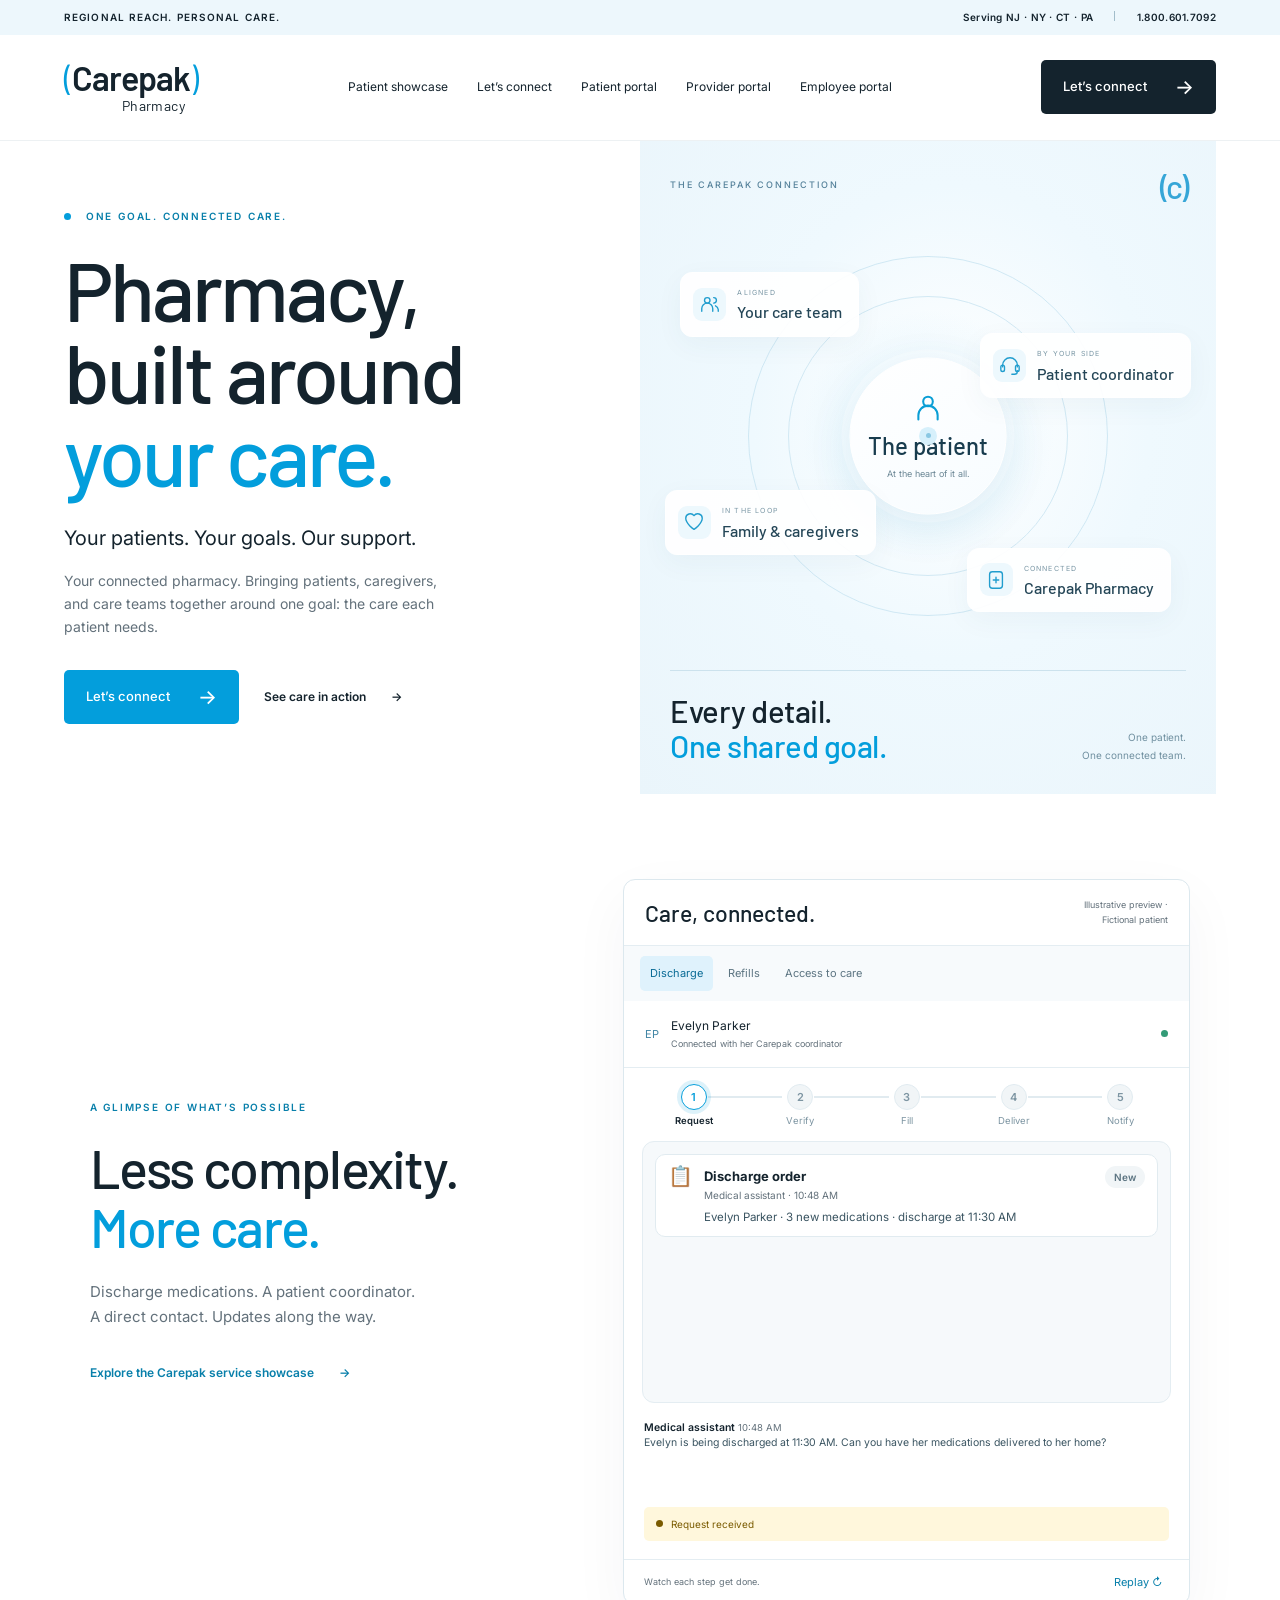
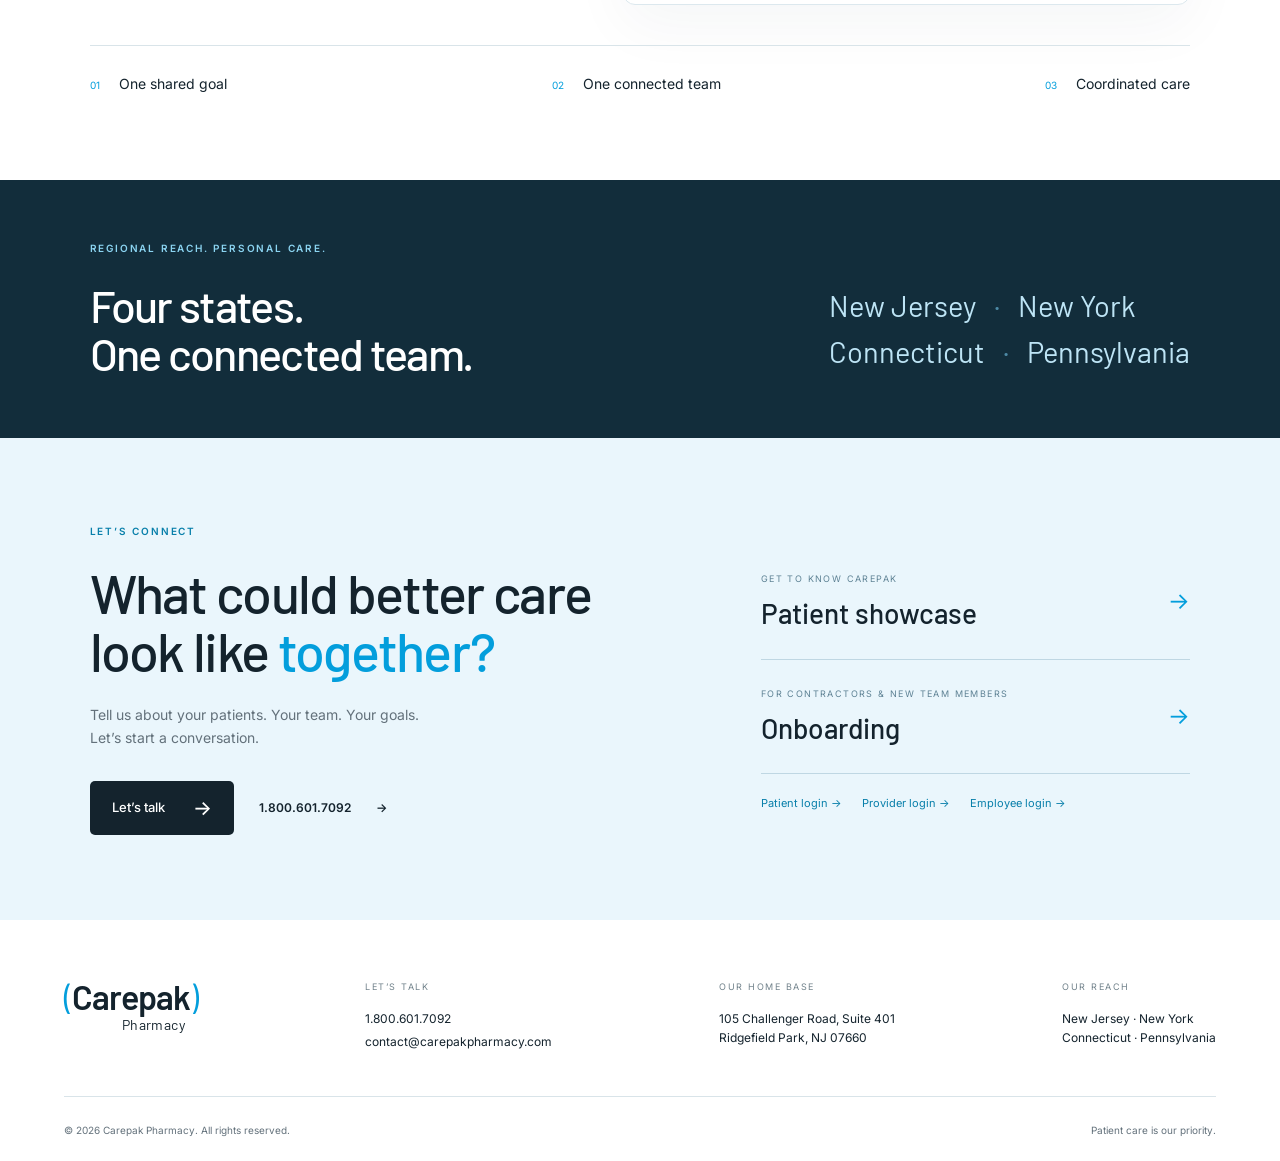
<file: index.html>
<!doctype html><html lang="en"><head><meta charset="utf-8"><meta name="viewport" content="width=device-width,initial-scale=1"><title>Carepak Pharmacy | Care, connected.</title><meta name="description" content="Coordinated pharmacy care for patients and care teams across New Jersey, New York, Connecticut and Pennsylvania."><link rel="preconnect" href="https://fonts.googleapis.com"><link href="https://fonts.googleapis.com/css2?family=Barlow:wght@400;500;600;700&family=Inter:wght@400;500;600;700&display=swap" rel="stylesheet"><link rel="stylesheet" href="style.css?v=8"></head><body>
<div class="territory"><span>REGIONAL REACH. PERSONAL CARE.</span><span>Serving NJ · NY · CT · PA <i></i> <a href="tel:18006017092">1.800.601.7092</a></span></div>
<header><a class="logo" href="#" aria-label="Carepak Pharmacy home"><span><b>(</b>Carepak<b>)</b></span><small>Pharmacy</small></a><nav aria-label="Main navigation"><a href="https://start.carepakpharmacy.com/letsconnect/">Patient showcase</a><a href="#connect-section">Let’s connect</a><button class="nav-portal" data-portal="patient">Patient portal</button><button class="nav-portal" data-portal="provider">Provider portal</button><button class="nav-portal" data-portal="employee">Employee portal</button></nav><a class="btn dark" href="#connect-section">Let’s connect <span>→</span></a><button class="mobile-menu" aria-label="Open navigation" aria-expanded="false">☰</button></header>
<main><section class="hero"><div class="hero-copy"><p class="eyebrow"><span class="dot"></span> ONE GOAL. CONNECTED CARE.</p><h1>Pharmacy,<br>built around<br><em>your care.</em></h1><p class="hero-lead">Your patients. Your goals. Our support.</p><p class="sub">Your connected pharmacy. Bringing patients, caregivers, and care teams together around one goal: the care each patient needs.</p><div class="actions"><a class="btn blue" href="#connect-section">Let’s connect <span>→</span></a><a class="text-link" href="https://start.carepakpharmacy.com/letsconnect/">See care in action <span>→</span></a></div></div><div class="hero-art care-orbit-art"><div class="orbit-topline"><span class="orbit-kicker">THE CAREPAK CONNECTION</span><span class="orbit-mini-mark">(c)</span></div><div class="orbit-scene" role="img" aria-label="The patient at the center, connected to their care team, patient coordinator, family and caregivers, and Carepak Pharmacy"><div class="orbit-halo"></div><div class="orbit-track outer-track"></div><div class="orbit-track inner-track"></div><span class="orbit-spark spark-one"></span><span class="orbit-spark spark-two"></span><div class="patient-core"><div class="patient-icon"><svg viewBox="0 0 24 24" fill="none" stroke="currentColor" stroke-width="1.5" stroke-linecap="round" stroke-linejoin="round" aria-hidden="true"><circle cx="12" cy="8" r="3.5"/><path d="M5 21v-3a7 7 0 0 1 14 0v3"/></svg></div><span>The patient</span><small>At the heart of it all.</small></div><div class="orbit-label label-team"><span class="orbit-icon"><svg viewBox="0 0 24 24" fill="none" stroke="currentColor" stroke-width="1.5" stroke-linecap="round" stroke-linejoin="round" aria-hidden="true"><circle cx="9" cy="8" r="3"/><path d="M3 20v-3a6 6 0 0 1 12 0v3M16 5a3 3 0 0 1 0 6m2 3a5 5 0 0 1 3 4v2"/></svg></span><div><small>ALIGNED</small><strong>Your care team</strong></div></div><div class="orbit-label label-coordinator"><span class="orbit-icon"><svg viewBox="0 0 24 24" fill="none" stroke="currentColor" stroke-width="1.5" stroke-linecap="round" stroke-linejoin="round" aria-hidden="true"><path d="M4 13v-2a8 8 0 0 1 16 0v2M20 17v1a3 3 0 0 1-3 3h-3"/><rect x="2" y="11" width="4" height="7" rx="2"/><rect x="18" y="11" width="4" height="7" rx="2"/></svg></span><div><small>BY YOUR SIDE</small><strong>Patient coordinator</strong></div></div><div class="orbit-label label-family"><span class="orbit-icon"><svg viewBox="0 0 24 24" fill="none" stroke="currentColor" stroke-width="1.5" stroke-linecap="round" stroke-linejoin="round" aria-hidden="true"><path d="M12 20S3 14 3 8a5 5 0 0 1 9-3 5 5 0 0 1 9 3c0 6-9 12-9 12Z"/></svg></span><div><small>IN THE LOOP</small><strong>Family & caregivers</strong></div></div><div class="orbit-label label-pharmacy"><span class="orbit-icon"><svg viewBox="0 0 24 24" fill="none" stroke="currentColor" stroke-width="1.5" stroke-linecap="round" stroke-linejoin="round" aria-hidden="true"><rect x="5" y="3" width="14" height="18" rx="3"/><path d="M9 12h6m-3-3v6"/></svg></span><div><small>CONNECTED</small><strong>Carepak Pharmacy</strong></div></div></div><div class="orbit-footline"><p>Every detail.<br><em>One shared goal.</em></p><span>One patient.<br>One connected team.</span></div></div></section>
<section class="teaser" id="showcase"><div class="teaser-heading"><p class="eyebrow">A GLIMPSE OF WHAT’S POSSIBLE</p><h2>Less complexity.<br><em>More care.</em></h2><p>Discharge medications. A patient coordinator.<br>A direct contact. Updates along the way.</p><a class="text-link" href="https://start.carepakpharmacy.com/letsconnect/">Explore the Carepak service showcase <span>→</span></a></div><div class="care-chat" aria-label="Illustrative care coordination workflow"><div class="chat-brand"><strong>Care, connected.</strong><small>Illustrative preview · Fictional patient</small></div><div class="chat-scenarios" role="tablist" aria-label="Care coordination examples"><button role="tab" aria-selected="true" id="scenario-0" aria-controls="chat-demo" data-scenario="0">Discharge</button><button role="tab" aria-selected="false" id="scenario-1" aria-controls="chat-demo" data-scenario="1">Refills</button><button role="tab" aria-selected="false" id="scenario-2" aria-controls="chat-demo" data-scenario="2">Access to care</button></div><div class="chat-patient">EP <span>Evelyn Parker<small>Connected with her Carepak coordinator</small></span><span class="chat-dot"></span></div><div id="chat-demo" role="tabpanel" aria-labelledby="scenario-0"><div class="flow"><ol class="flow-rail" aria-label="Workflow steps"></ol><div class="flow-stage"><div class="flow-req"></div><div class="flow-work"></div></div><div class="flow-cursor" aria-hidden="true"><svg viewBox="0 0 24 24"><path d="M5 3l14 8-6.2 1.6L9.6 19z" fill="#0d1117" stroke="#fff" stroke-width="1.4" stroke-linejoin="round"/></svg><i></i></div></div><ul class="flow-log" aria-live="polite"></ul><div class="care-status" role="status">Request received</div></div><div class="chat-controls"><span>Watch each step get done.</span><button type="button" id="replay-chat">Replay ↻</button></div></div><div class="teaser-principles"><span><small>01</small> One shared goal</span><span><small>02</small> One connected team</span><span><small>03</small> Coordinated care</span></div></section>
<section class="regional"><p class="eyebrow">REGIONAL REACH. PERSONAL CARE.</p><div><h2>Four states.<br>One connected team.</h2><p>New Jersey <span>·</span> New York<br>Connecticut <span>·</span> Pennsylvania</p></div></section>
<section class="connect-section" id="connect-section"><div><p class="eyebrow">LET’S CONNECT</p><h2>What could better care <br>look like <em>together?</em></h2><p>Tell us about your patients. Your team. Your goals.<br>Let’s start a conversation.</p><div class="actions"><a class="btn dark" href="https://start.carepakpharmacy.com/letsconnect/">Let’s talk <span>→</span></a><a class="text-link" href="tel:18006017092">1.800.601.7092 <span>→</span></a></div></div><div class="next-steps"><a href="https://start.carepakpharmacy.com/letsconnect/"><span><small>GET TO KNOW CAREPAK</small><strong>Patient showcase</strong></span><b>→</b></a><a href="https://carepak-onboarding.onrender.com/contractor"><span><small>FOR CONTRACTORS &amp; NEW TEAM MEMBERS</small><strong>Onboarding</strong></span><b>→</b></a><div class="portal-shortcuts"><button data-portal="patient">Patient login →</button><button data-portal="provider">Provider login →</button><button data-portal="employee">Employee login →</button></div></div></section></main>
<footer><div class="footer-main"><a class="logo" href="#"><span><b>(</b>Carepak<b>)</b></span><small>Pharmacy</small></a><div><span class="foot-label">LET’S TALK</span><a href="tel:18006017092">1.800.601.7092</a><a href="mailto:contact@carepakpharmacy.com">contact@carepakpharmacy.com</a></div><div><span class="foot-label">OUR HOME BASE</span><p>105 Challenger Road, Suite 401<br>Ridgefield Park, NJ 07660</p></div><div><span class="foot-label">OUR REACH</span><p>New Jersey · New York<br>Connecticut · Pennsylvania</p></div></div><div class="footer-bottom"><span>© 2026 Carepak Pharmacy. All rights reserved.</span><span>Patient care is our priority.</span></div></footer>
<dialog id="portal-dialog" aria-labelledby="portal-title"><button class="close" id="portal-close" aria-label="Close portal">×</button><p class="eyebrow">CAREPAK PORTAL</p><h2 id="portal-title">Provider login</h2><div id="portal-body"></div></dialog><script src="app.js?v=7"></script></body></html>
</file>
<file: style.css>
:root{--blue:#039edc;--deep:#087faa;--ink:#14232d;--muted:#63717b;--wash:#eaf6fc;--line:#d9e4e9}*{box-sizing:border-box}html{scroll-behavior:smooth;scroll-padding-top:100px}body{margin:0;color:var(--ink);background:#fff;font:15px/1.65 Inter,Arial,sans-serif}button,a{-webkit-tap-highlight-color:transparent}button{font:inherit;cursor:pointer}a{color:inherit;text-decoration:none}button:focus-visible,a:focus-visible,summary:focus-visible{outline:3px solid var(--blue);outline-offset:5px}h1,h2,h3,p{margin:0}h1,h2,h3,.logo{font-family:Barlow,Arial,sans-serif}h2{font-size:clamp(36px,4.3vw,62px);font-weight:500;line-height:1.08;letter-spacing:-1.7px}h3{font-size:27px;font-weight:500;line-height:1.2}em{font-style:normal;color:var(--blue)}.territory{background:#edf7fc;padding:9px 5%;display:flex;justify-content:space-between;font-size:10px;font-weight:600;letter-spacing:1.1px}.territory span:last-child{letter-spacing:.3px}.territory i{display:inline-block;height:10px;border-left:1px solid #a2bdca;margin:0 18px}header{height:106px;display:flex;align-items:center;justify-content:space-between;padding:0 5%;background:#fff;gap:30px;border-bottom:1px solid #edf1f3}.logo{display:inline-flex;flex-direction:column;line-height:1;white-space:nowrap}.logo>span{font-size:34px;font-weight:600;letter-spacing:-1px}.logo b{color:var(--blue);font-weight:400}.logo small{text-align:right;font-size:14px;letter-spacing:.4px;padding:4px 13px 0 0}nav{display:flex;gap:29px;font-size:12px}nav a:hover{color:var(--blue)}.btn{border:0;border-radius:5px;padding:16px 22px;display:inline-flex;align-items:center;justify-content:space-between;gap:28px;font-weight:500;font-size:13px;transition:transform .2s,background .2s}.btn:hover{transform:translateY(-2px)}.dark{background:var(--ink);color:white}.blue{background:var(--blue);color:#fff}.btn span{font-size:20px;line-height:1}.mobile-menu{display:none}.hero{display:grid;grid-template-columns:1fr 1fr;min-height:640px;padding:0 5%;overflow:hidden}.hero-copy{padding:67px 20px 70px 0}.eyebrow{font-size:10px;letter-spacing:1.8px;font-weight:600;color:var(--deep);margin-bottom:24px}.dot{width:7px;height:7px;border-radius:50%;background:var(--blue);display:inline-block;margin-right:10px}h1{font-size:clamp(64px,6.5vw,96px);line-height:.99;letter-spacing:-3px;font-weight:500}.hero-lead{font-size:20px;margin-top:27px}.sub{color:var(--muted);max-width:375px;margin-top:14px;font-size:14px}.actions{display:flex;align-items:center;gap:25px;margin-top:32px}.text-link{font-size:12px;font-weight:600;display:inline-flex;gap:25px;align-items:center}.text-link:hover{color:var(--blue)}.hero-art{position:relative;background:#eff8fd;min-width:0;display:flex;align-items:center;justify-content:center;isolation:isolate}.hero-art img{position:relative;width:88%;max-height:470px;object-fit:contain;mix-blend-mode:multiply;z-index:1}.orbit{position:absolute;border:1px solid #a8d8ef;border-radius:50%;width:630px;height:630px;top:85px;left:50px;z-index:-1}.orbit:after{content:'';position:absolute;inset:30px;border:1px solid #c5e8f8;border-radius:50%}.art-top{position:absolute;top:29px;left:28px;right:28px;display:flex;justify-content:space-between;font-size:9px;letter-spacing:1px;color:#5a7788}.art-caption{position:absolute;z-index:2;bottom:33px;left:32px;right:32px;background:#ffffffed;padding:21px;display:flex;gap:17px;border:1px solid #fff;box-shadow:0 12px 30px #18374508;border-radius:7px}.art-caption strong{font:500 24px/1.1 Barlow,sans-serif}.art-caption p{font-size:10px;color:var(--muted);margin-top:8px}.circle-check{border:1px solid #97cde7;color:var(--blue);border-radius:50%;width:32px;height:32px;display:grid;place-items:center}.vertical{position:absolute;right:11px;top:33%;writing-mode:vertical-rl;font-size:8px;letter-spacing:2px;color:#7594a4}.intro,.services,.partners,.coverage,.faq{padding:88px 7%}.intro{border-top:1px solid var(--line)}.intro>div:not(.principles){display:grid;grid-template-columns:1.2fr 1fr;gap:70px;align-items:center}.intro p:not(.eyebrow){color:var(--muted);font-size:16px;max-width:430px}.principles{display:flex;justify-content:space-between;margin-top:55px;border-top:1px solid var(--line);padding-top:25px;font-size:14px}.principles b{font-size:11px;color:var(--blue);font-weight:500;margin-right:19px}.services{background:#f6f9fa}.section-heading{display:flex;justify-content:space-between;align-items:flex-end;margin-bottom:45px}.section-heading>p{color:var(--muted);font-size:13px}.service-layout{display:grid;grid-template-columns:.9fr 1.3fr;gap:55px}.service-tabs{display:flex;flex-direction:column}.service-tabs button{background:transparent;border:0;border-bottom:1px solid var(--line);text-align:left;display:flex;align-items:center;gap:15px;padding:25px 10px;font-size:14px;color:#62727b}.service-tabs button span{font-size:10px}.service-tabs button b{margin-left:auto;font-weight:400}.service-tabs button[aria-selected=true]{color:var(--deep);border-bottom:2px solid var(--blue);background:#eaf5fa}.service-tabs button[aria-selected=true] b{color:var(--blue)}#service-panel{background:white;min-height:410px;border-radius:8px;overflow:hidden;display:grid;grid-template-columns:1fr 1fr;align-items:center}#service-panel .service-copy{padding:30px}#service-panel p{font-size:12px;color:var(--muted);margin-top:16px}#service-panel img{width:100%;height:290px;object-fit:contain;mix-blend-mode:multiply}#service-panel .text-link{margin-top:25px;color:var(--deep)}.service-visual{background:#edf7fc;height:100%;display:flex;align-items:center;justify-content:center;padding:14px}.visual-symbol{font:500 90px Barlow;color:var(--blue)}.partners{display:grid;grid-template-columns:1fr 1fr;gap:110px}.partners>div>p:not(.eyebrow){color:var(--muted);font-size:14px;margin:25px 0;max-width:410px}.workflow article{display:flex;gap:25px;padding:25px 0;border-bottom:1px solid var(--line)}.workflow article>span{font-size:11px;color:var(--blue);padding-top:6px}.workflow p{color:var(--muted);font-size:13px;margin-top:10px}.coverage{display:grid;grid-template-columns:1fr 1fr;gap:85px;background:#122d3b;color:white}.coverage .eyebrow{color:#7acced}.coverage p:not(.eyebrow){color:#b8cbd5;font-size:14px;max-width:390px;margin:25px 0}.coverage .text-link{color:#91d6f2}.coverage small{display:block;font-size:10px;color:#a4bbc7;margin-top:26px}.states{display:grid;grid-template-columns:1fr 1fr;border-top:1px solid #38505d;border-left:1px solid #38505d}.states>div{position:relative;padding:30px;border-right:1px solid #38505d;border-bottom:1px solid #38505d;display:flex;flex-direction:column;justify-content:center}.states strong{font:400 78px/1 Barlow;color:#a7def5}.states span{font-size:12px;margin-top:14px}.states small{position:absolute;right:18px;top:14px;margin:0;font-size:9px}.language{padding:35px 7%;display:flex;justify-content:space-between;align-items:center;border-bottom:1px solid var(--line)}.language p{font-size:13px}.language>div{display:flex;gap:35px;color:var(--muted);font-size:14px}.faq{display:grid;grid-template-columns:1fr 1.2fr;gap:70px}.faq h2{font-size:45px}details{border-bottom:1px solid var(--line);padding:22px 0}summary{font-size:14px;cursor:pointer;list-style:none;display:flex;justify-content:space-between;gap:25px}summary::-webkit-details-marker{display:none}summary span{color:var(--blue);font-size:20px;line-height:1}details[open] summary span{transform:rotate(45deg)}details p{font-size:13px;color:var(--muted);padding-top:20px}.closing{background:#e8f5fc;padding:70px 7%;position:relative;overflow:hidden}.closing h2{font-size:68px;position:relative;z-index:1}.closing h2 span{color:var(--blue)}.closing .btn{margin-top:30px}.closing:after{content:'';width:560px;height:560px;border:50px solid #d7edf8;border-radius:50%;position:absolute;right:-160px;top:-90px;pointer-events:none}footer{padding:60px 5% 22px}.footer-main{display:flex;justify-content:space-between;gap:30px;align-items:flex-start}.foot-label{display:block;color:#71828b;font-size:9px;letter-spacing:1.5px;margin-bottom:14px}.footer-main p,.footer-main div>a{font-size:12px;display:block;margin:4px 0}.footer-bottom{display:flex;justify-content:space-between;padding-top:25px;margin-top:40px;border-top:1px solid var(--line);font-size:10px;color:var(--muted)}dialog{border:0;border-radius:15px;padding:48px;max-width:560px;width:calc(100% - 32px);color:var(--ink);box-shadow:0 25px 100px #102b3c44}dialog::backdrop{background:#122d3b88;backdrop-filter:blur(5px)}dialog h2{font-size:38px;margin-bottom:25px}.close{position:absolute;top:10px;right:17px;background:none;border:0;font-size:28px;color:var(--muted)}.progress{height:3px;background:#e7edf1;margin:0 0 25px}.progress span{display:block;width:33%;height:100%;background:var(--blue)}.choice{display:block;width:100%;padding:20px;background:white;text-align:left;border:1px solid var(--line);border-radius:7px;margin-top:12px}.choice:hover{border-color:var(--blue);background:var(--wash)}.choice strong{display:block;font-size:17px}.choice small{color:var(--muted)}.dialog-note{font-size:13px;color:var(--muted);margin:15px 0 25px}.back{border:0;background:none;color:var(--deep);padding:15px 0 0;font-size:12px}.contact-options{display:flex;gap:10px;flex-wrap:wrap}.preview-note{font-size:11px;color:var(--muted);margin-top:20px}@media(min-width:1600px){body{max-width:1600px;margin:auto}}@media(max-width:1050px){nav{gap:15px}header>.btn{display:none}.hero{min-height:600px}h1{font-size:76px}.hero-art img{width:100%}.service-layout{gap:25px}#service-panel{grid-template-columns:1fr}.service-visual{height:200px}#service-panel img{height:190px}.partners,.coverage{gap:45px}.actions{gap:15px}.actions .text-link{font-size:10px}.art-caption{left:20px;right:20px}.art-caption strong{font-size:21px}}@media(max-width:700px){.territory{font-size:8px;padding:8px 6%}.territory>span:first-child{display:none}.territory>span:last-child{width:100%;display:flex;justify-content:space-between}.territory i{display:none}header{height:85px;padding:0 6%}.logo>span{font-size:31px}.mobile-menu{display:block;background:none;border:0;font-size:24px}nav{display:none;position:absolute;top:113px;left:0;right:0;z-index:9;background:#fff;padding:25px;box-shadow:0 15px 20px #14232d11;flex-direction:column}nav.open{display:flex}.hero{grid-template-columns:1fr;padding:0}.hero-copy{padding:45px 7%}h1{font-size:68px}.hero-lead{font-size:18px}.hero-art{height:440px;margin:0 6% 30px}.hero-art img{max-height:340px;width:80%;margin-top:-35px}.art-caption{bottom:18px}.orbit{width:500px;height:500px;top:40px}.intro,.services,.partners,.coverage,.faq{padding:55px 7%}.intro>div:not(.principles),.service-layout,.partners,.coverage,.faq{grid-template-columns:1fr;gap:28px}.intro p:not(.eyebrow){font-size:14px}.principles{gap:16px;font-size:11px;margin-top:30px;flex-direction:column}.section-heading{display:block;margin-bottom:25px}.section-heading>p{margin-top:20px}.service-tabs button{padding:17px 12px}.service-visual{height:240px}#service-panel img{height:225px}#service-panel{min-height:0}.partners .workflow{margin-top:10px}.states>div{padding:28px}.states strong{font-size:65px}.language{align-items:flex-start;gap:20px;flex-direction:column}.language>div{gap:22px;font-size:12px}.faq h2{font-size:39px}.closing{padding:50px 7%}.closing h2{font-size:46px}.closing:after{right:-350px}.footer-main{display:grid;grid-template-columns:1fr 1fr;gap:30px 15px}.footer-main div>a{overflow-wrap:anywhere}.footer-bottom{gap:20px;font-size:9px}dialog{padding:38px 25px}dialog h2{font-size:32px}}@media(prefers-reduced-motion:reduce){html{scroll-behavior:auto}*{transition:none!important}}
.teaser{padding:85px 7%;display:grid;grid-template-columns:1fr 1fr;gap:40px 70px;align-items:center}.teaser-heading>p:not(.eyebrow){color:var(--muted);margin:24px 0;font-size:15px}.teaser-heading .text-link{color:var(--deep);margin-top:10px}.showcase-preview{display:block;background:#f2f7fa;border:1px solid #e3edf3;border-radius:8px;padding:24px;transition:transform .2s,box-shadow .2s}.showcase-preview:hover{transform:translateY(-4px);box-shadow:0 20px 40px #12324510}.preview-label{display:flex;justify-content:space-between;font-size:9px;letter-spacing:1.5px;color:#597787}.showcase-preview img{width:100%;height:230px;object-fit:contain;mix-blend-mode:multiply}.preview-bottom{display:flex;justify-content:space-between;align-items:center}.preview-play{width:40px;height:40px;background:var(--blue);color:white;display:grid;place-items:center;border-radius:50%;font-size:22px}.showcase-preview>p{color:var(--muted);font-size:12px;margin-top:7px}.teaser-principles{grid-column:1/-1;border-top:1px solid var(--line);padding-top:26px;display:flex;justify-content:space-between;font-size:14px}.teaser-principles small{color:var(--blue);margin-right:15px;font-size:10px}.regional{background:#122d3b;padding:60px 7%;color:white}.regional .eyebrow{color:#8bd4f1}.regional>div{display:flex;align-items:center;justify-content:space-between;gap:30px}.regional h2{font-size:45px}.regional p:not(.eyebrow){font:400 29px/1.6 Barlow,sans-serif;color:#bde4f5}.regional p span{padding:0 12px;color:#4d8aa6}.connect-section{padding:85px 7%;background:#eaf6fc;display:grid;grid-template-columns:1.4fr 1fr;gap:70px;align-items:center}.connect-section h2{font-size:54px}.connect-section p:not(.eyebrow){margin-top:23px;color:var(--muted);font-size:14px}.next-steps a{display:flex;justify-content:space-between;align-items:center;border-bottom:1px solid #bfd7e3;padding:27px 0;gap:20px}.next-steps a:hover{color:var(--deep)}.next-steps small{display:block;letter-spacing:1.4px;font-size:9px;color:#5e8294;margin-bottom:9px}.next-steps strong{font:500 28px Barlow,sans-serif}.next-steps b{font-size:23px;font-weight:400;color:var(--blue)}@media(max-width:700px){header>.btn{display:none}.teaser,.connect-section{grid-template-columns:1fr;padding:50px 7%;gap:30px}.teaser-principles{flex-direction:column;gap:17px}.regional{padding:45px 7%}.regional>div{display:block}.regional h2{font-size:38px}.regional p:not(.eyebrow){font-size:25px;margin-top:25px}.connect-section h2{font-size:40px}.next-steps a{padding:20px 0}.showcase-preview img{height:200px}}
.connected-art{min-height:640px}.care-network{position:relative;width:100%;height:400px;margin-top:-65px}.network-person{position:absolute;z-index:2;background:white;border:1px solid #cfe4ef;box-shadow:0 8px 30px #17455c08;border-radius:10px;padding:16px;text-align:center;font-size:12px;white-space:nowrap}.network-person.patient{left:50%;top:47.5%;transform:translate(-50%,-50%);background:#079fdb;color:white;font:500 29px Barlow,sans-serif;padding:25px 30px}.network-person small{display:block;font:11px Inter,sans-serif;margin-top:8px;color:#e3f5fc}.network-person.office{left:22%;top:17.5%;transform:translate(-50%,-50%)}.network-person.coordinator{left:78%;top:17.5%;transform:translate(-50%,-50%)}.network-person.family{left:22%;top:77.5%;transform:translate(-50%,-50%)}.network-person.pharmacy{left:78%;top:77.5%;transform:translate(-50%,-50%)}.network-lines{position:absolute;inset:0;width:100%;height:100%;stroke:#91cde7;stroke-width:1.5;fill:none}.care-chat{background:white;border:1px solid #dce8ee;border-radius:12px;box-shadow:0 20px 60px #15384d0b;overflow:hidden}.chat-brand{padding:18px 21px;display:flex;justify-content:space-between;align-items:center;gap:10px;border-bottom:1px solid #e4edf2}.chat-brand strong{font:500 23px Barlow,sans-serif}.chat-brand small{font-size:9px;color:var(--muted);max-width:120px;text-align:right}.chat-scenarios{display:flex;padding:10px 16px;gap:5px;background:#f7fafc}.chat-scenarios button{border:0;background:transparent;color:#5d7582;border-radius:5px;padding:8px 10px;font-size:11px}.chat-scenarios button[aria-selected=true]{background:#dff2fc;color:#096b95}.chat-patient{display:flex;align-items:center;gap:12px;padding:15px 21px;font-size:11px;color:#4286a5;border-bottom:1px solid #e4edf2}.chat-patient>span{color:var(--ink);font-size:12px}.chat-patient small{display:block;font-size:9px;color:var(--muted);margin-top:2px}.chat-patient .chat-dot{width:7px;height:7px;border-radius:50%;background:#339b77;margin-left:auto}.chat-stream{padding:18px 20px 0;min-height:288px}.care-message{max-width:91%;margin-bottom:14px;animation:message-in .35s ease}.care-message small{font-size:9px;color:#637f8e;display:block;margin-bottom:5px}.care-message>p{padding:11px 14px;background:#f1f5f7;border-radius:0 10px 10px 10px;font-size:11px;line-height:1.6}.care-message.out{margin-left:auto}.care-message.out>p{background:#e6f5fc;border-radius:10px 0 10px 10px}.care-message.out small{text-align:right}.chat-typing{font-size:10px;color:#668493;padding:0 20px;height:22px}.chat-typing span{letter-spacing:3px;color:var(--blue)}.care-status{margin:10px 20px 18px;padding:9px 12px;background:#edf8f3;color:#37775e;border-radius:5px;font-size:10px;min-height:34px}.chat-controls{border-top:1px solid #e4edf2;display:flex;justify-content:space-between;align-items:center;padding:12px 20px;font-size:9px;color:var(--muted)}.chat-controls button{border:0;background:transparent;color:var(--deep);font-size:11px}.teaser{grid-template-columns:.9fr 1.1fr}.teaser-heading h2{font-size:54px}@keyframes message-in{from{opacity:0;transform:translateY(7px)}to{opacity:1;transform:none}}@media(max-width:700px){.connected-art{min-height:470px}.care-network{height:320px;margin-top:-50px}.network-person{padding:12px 8px;font-size:10px}.network-person.patient{font-size:25px;padding:20px}.network-person.coordinator,.network-person.pharmacy{left:76%}.network-person.office,.network-person.family{left:24%}.network-person small{font-size:9px}.teaser{grid-template-columns:1fr}.teaser-heading h2{font-size:42px}.chat-stream{min-height:310px;padding:16px 15px 0}.chat-brand{padding:16px}.chat-scenarios{padding:9px}.chat-scenarios button{font-size:10px}.care-message>p{font-size:11px}}@media(prefers-reduced-motion:reduce){.care-message{animation:none}}
.nav-portal{border:0;background:transparent;padding:0;color:inherit;font-size:12px}.nav-portal:hover{color:var(--deep)}.portal-shortcuts{display:flex;flex-wrap:wrap;gap:20px;padding-top:20px}.portal-shortcuts button{border:0;background:transparent;color:var(--deep);padding:0;font-size:11px}.portal-label{font-size:13px;display:block;margin-bottom:8px}.portal-code{display:block;width:100%;border:1px solid #b9d4e2;border-radius:6px;padding:16px;font:500 17px Inter,sans-serif;letter-spacing:1px;margin-bottom:12px;text-transform:uppercase}.portal-error{min-height:22px;font-size:12px;color:#b93838;margin:8px 0}.portal-form>.btn{width:100%}.portal-preview-note{font-size:11px;color:var(--muted);margin:16px 0}.demo-code{font:11px Inter,sans-serif;background:none;border:0;color:var(--deep);padding:0;text-decoration:underline;text-underline-offset:3px}.portal-resource{display:block;padding:16px 0;border-bottom:1px solid var(--line);font-size:14px}.portal-resource small{display:block;font-size:11px;color:var(--muted);margin-top:4px}.portal-signout{background:none;border:0;color:var(--deep);padding:22px 0 0;font-size:12px}
/* Refined hero illustration — isolated to the right hero panel. */
.care-orbit-art{background:radial-gradient(ellipse at 54% 43%,#fff 0%,#eff9fe 45%,#eaf5fb 100%);display:flex;flex-direction:column;justify-content:space-between;overflow:hidden;min-height:640px;padding:29px 30px 30px}.orbit-topline{display:flex;justify-content:space-between;align-items:center;width:100%;position:relative;z-index:3}.orbit-kicker{font-size:9px;letter-spacing:2px;color:#54819a;font-weight:500}.orbit-mini-mark{font:500 32px/1 Barlow,sans-serif;color:#36a6d7;letter-spacing:-3px}.orbit-scene{position:relative;width:100%;height:410px;flex-shrink:0}.orbit-halo{position:absolute;width:255px;height:255px;left:50%;top:50%;transform:translate(-50%,-50%);background:radial-gradient(circle,#9bdaf64a,transparent 70%);border-radius:50%}.orbit-track{position:absolute;left:50%;top:50%;border:1px solid #b9dced99;border-radius:50%;transform:translate(-50%,-50%)}.outer-track{width:360px;height:360px}.inner-track{width:280px;height:280px;border-color:#d2e9f4}.patient-core{position:absolute;top:50%;left:50%;transform:translate(-50%,-50%);width:157px;height:157px;border-radius:50%;background:linear-gradient(145deg,#fff,#f7fcff);border:1px solid #fff;box-shadow:0 12px 45px #1874a51a,0 0 0 8px #ffffff55;display:flex;align-items:center;justify-content:center;flex-direction:column;color:#183c4e}.patient-icon{color:#0a9ed5;width:33px;height:33px;margin-bottom:8px}.patient-icon svg{width:100%;height:100%}.patient-core>span{font:500 24px/1.2 Barlow,sans-serif}.patient-core small{font-size:9px;color:#6b8795;margin-top:7px}.orbit-label{position:absolute;display:flex;align-items:center;gap:11px;background:#ffffffed;padding:14px 16px 14px 12px;border:1px solid #fff;border-radius:12px;box-shadow:0 8px 28px #22536a0c;z-index:2;white-space:nowrap}.orbit-label small{display:block;font-size:7px;letter-spacing:1.2px;color:#7b98a6;margin-bottom:4px}.orbit-label strong{font:500 16px/1.2 Barlow,sans-serif;display:block;color:#244657}.orbit-icon{width:33px;height:33px;display:grid;place-items:center;background:#edf8fd;color:#219dce;border-radius:9px}.orbit-icon svg{width:22px;height:22px}.label-team{left:2%;top:10%}.label-coordinator{right:-1%;top:25%}.label-family{left:-1%;bottom:21%}.label-pharmacy{right:3%;bottom:7%}.orbit-spark{position:absolute;width:8px;height:8px;border-radius:50%;background:#39afe0;box-shadow:0 0 0 5px #d6f0fb;z-index:1}.spark-one{left:calc(50% + 113px);top:calc(50% - 139px)}.spark-two{left:calc(50% - 132px);top:calc(50% + 115px);width:5px;height:5px;background:#8ac8e3}.orbit-footline{width:100%;border-top:1px solid #cce2ed;padding-top:23px;display:flex;justify-content:space-between;align-items:flex-end;gap:20px}.orbit-footline p{font:500 31px/1.12 Barlow,sans-serif;letter-spacing:-.5px}.orbit-footline>span{font-size:10px;line-height:1.8;color:#7090a0;text-align:right}@media(min-width:701px) and (max-width:1050px){.care-orbit-art{padding:24px 17px}.orbit-label{padding:10px 9px;gap:7px}.orbit-label strong{font-size:13px}.orbit-icon{width:27px;height:27px}.patient-core{width:135px;height:135px}.patient-core>span{font-size:22px}.outer-track{width:310px;height:310px}.inner-track{width:240px;height:240px}.label-team{top:8%;left:0}.label-coordinator{top:28%;right:-2%}.label-family{bottom:25%;left:-2%}.label-pharmacy{bottom:7%;right:0}.orbit-footline p{font-size:28px}.orbit-footline>span{font-size:9px}}@media(max-width:700px){.care-orbit-art{height:auto;min-height:535px;padding:21px 19px 25px;border-radius:12px}.orbit-scene{height:350px}.outer-track{width:300px;height:300px}.inner-track{width:230px;height:230px}.patient-core{width:132px;height:132px}.patient-core>span{font-size:22px}.patient-core small{font-size:8px}.patient-icon{width:28px;height:28px}.orbit-label{padding:10px;gap:7px;border-radius:10px}.orbit-label strong{font-size:13px}.orbit-label small{font-size:6px;letter-spacing:1px}.orbit-icon{width:27px;height:27px}.orbit-icon svg{width:18px;height:18px}.label-team{top:5%;left:0}.label-coordinator{top:25%;right:-2%}.label-family{bottom:24%;left:-2%}.label-pharmacy{bottom:3%;right:0}.orbit-footline{padding-top:18px}.orbit-footline p{font-size:29px}.orbit-footline>span{font-size:9px}.spark-one{left:calc(50% + 97px);top:calc(50% - 115px)}.spark-two{left:calc(50% - 115px);top:calc(50% + 95px)}}

/* ---- Phone polish (added) ---- */
@media(max-width:700px){
  /* Menu: portal buttons line up with the other menu items */
  nav .nav-portal{text-align:left}
  /* Headings: let lines wrap naturally instead of forced breaks leaving one word alone */
  .connect-section h2 br{display:none}
  /* Orbit card footer: stack the two lines instead of squeezing */
  .orbit-footline{flex-direction:column;align-items:flex-start;gap:10px}
  .orbit-footline span{text-align:left}
  /* Footer: one column so the email and address don't break mid-word */
  .footer-main{grid-template-columns:1fr!important;gap:26px}
  .footer-main a,.footer-main p{overflow-wrap:normal;word-break:normal}
  .footer-bottom{flex-direction:column;gap:6px}
}
@media(max-width:700px){ .footer-main .logo{justify-self:start;align-self:start} }

/* ---- Motion (added): blinking eyebrow dot + blue dot circling the care orbit ---- */
.hero .eyebrow .dot{animation:dot-blink 1.6s ease-in-out infinite}
@keyframes dot-blink{0%,100%{opacity:1;box-shadow:0 0 0 0 rgba(0,169,238,.45)}50%{opacity:.25;box-shadow:0 0 0 7px rgba(0,169,238,0)}}
/* Sparks ride the outer ring. Radius is set from the ring's real size by app.js (--orbit-r). */
.orbit-scene .orbit-spark{left:50%;top:50%;margin:-4px 0 0 -4px;will-change:transform}
.orbit-scene .spark-one{animation:orbit-a 16s linear infinite}
.orbit-scene .spark-two{margin:-2.5px 0 0 -2.5px;animation:orbit-b 16s linear infinite}
@keyframes orbit-a{from{transform:rotate(-51deg) translateX(var(--orbit-r,175px)) rotate(51deg)}to{transform:rotate(309deg) translateX(var(--orbit-r,175px)) rotate(-309deg)}}
@keyframes orbit-b{from{transform:rotate(139deg) translateX(var(--orbit-r,175px)) rotate(-139deg)}to{transform:rotate(499deg) translateX(var(--orbit-r,175px)) rotate(-499deg)}}
@media(prefers-reduced-motion:reduce){.hero .eyebrow .dot,.orbit-scene .orbit-spark{animation:none}}

/* ---- Care chat demo (restored) ---- */
.chat-msg{max-width:88%;margin-bottom:12px;animation:chat-in .45s ease both}
.chat-msg small{display:block;font-size:9px;color:var(--muted);margin:0 0 4px 3px}
.chat-msg div{border:1px solid #e1ebf0;border-radius:11px 11px 11px 3px;padding:10px 13px;font-size:13px;line-height:1.55;color:var(--ink);background:#fff}
.chat-msg.out{margin-left:auto}
.chat-msg.out small{text-align:right;margin-right:3px}
.chat-msg.out div{background:#e9f6fd;border-color:#d3ecf9;border-radius:11px 11px 3px 11px}
.chat-typing{opacity:0;transition:opacity .2s}
.chat-typing.on{opacity:1}
.chat-typing.on span{animation:chat-dots 1s infinite}
.care-status{display:flex;align-items:center;gap:8px;background:#fff7dc;color:#7a5b00;transition:background .3s,color .3s}
.care-status::before{content:'';width:7px;height:7px;border-radius:50%;background:currentColor;flex:none}
.care-status.done{background:#edf8f3;color:#37775e}
.chat-controls button{cursor:pointer}
.chat-scenarios button{cursor:pointer}
@keyframes chat-in{from{opacity:0;transform:translateY(8px)}to{opacity:1;transform:none}}
@keyframes chat-dots{50%{opacity:.3}}
@media(max-width:700px){.chat-msg{max-width:95%}.chat-msg div{font-size:12px}}
@media(prefers-reduced-motion:reduce){.chat-msg,.chat-typing.on span{animation:none}}
/* Portal: email field above access code */
.portal-form .portal-email{text-transform:none;letter-spacing:normal;margin-bottom:14px}
/* Patient portal: date field and three login shortcuts */
.portal-form .portal-dob{text-transform:none;letter-spacing:normal;margin-bottom:14px}
.portal-shortcuts{flex-wrap:wrap}
/* ---- Care workflow demo ---- */
.flow{position:relative;padding:16px 18px 6px;overflow:hidden}
.flow-rail{list-style:none;margin:0 0 14px;padding:0;display:grid;gap:4px;position:relative}
.flow-rail li{display:flex;flex-direction:column;align-items:center;gap:5px;position:relative;text-align:center}
.flow-rail li:not(:last-child)::after{content:'';position:absolute;top:12px;left:calc(50% + 14px);right:calc(-50% + 14px);height:2px;background:#e1ebf0;transition:background .4s}
.flow-rail li.done:not(:last-child)::after{background:#079fdb}
.flow-rail span{width:26px;height:26px;border-radius:50%;display:grid;place-items:center;font:600 11px Inter,sans-serif;background:#f1f5f7;color:#7d95a2;border:1.5px solid #e1ebf0;transition:all .35s;position:relative;z-index:1}
.flow-rail small{font-size:9.5px;color:#7d95a2;line-height:1.2;transition:color .3s}
.flow-rail li.on span{background:#fff;color:#079fdb;border-color:#079fdb;box-shadow:0 0 0 4px #079fdb22;animation:flow-pulse 1.4s infinite}
.flow-rail li.on small{color:var(--ink);font-weight:600}
.flow-rail li.done span{background:#079fdb;border-color:#079fdb;color:#fff}
.flow-rail li.done small{color:#2f6f8c}
.flow-stage{background:#f6f9fb;border:1px solid #e4edf2;border-radius:12px;padding:12px;min-height:262px;display:flex;flex-direction:column;gap:10px}
.req{display:flex;gap:11px;align-items:flex-start;background:#fff;border:1px solid #e1ebf0;border-radius:10px;padding:11px 12px;animation:chat-in .4s ease both}
.req-ic{font-size:20px;line-height:1}
.req-tx{flex:1;min-width:0}
.req-tx b{display:block;font-size:13px}
.req-tx small{display:block;font-size:10px;color:var(--muted)}
.req-tx p{margin:5px 0 0;font-size:11.5px;color:#3b5562;line-height:1.45}
.pill{flex:none;font-style:normal;font-size:10px;font-weight:600;padding:3px 9px;border-radius:99px;background:#f1f5f7;color:#5d7582;transition:background .3s,color .3s}
.pill.blue{background:#dff2fc;color:#096b95}.pill.green{background:#dcfae6;color:#067647}.pill.amber{background:#fff4d6;color:#8a6100}
.pill.bump{animation:flow-bump .4s ease}
.flow-work>*{animation:chat-in .4s ease both}
.act{background:#fff;border:1px dashed #cfe4ef;border-radius:10px;padding:14px;text-align:center}
.act p{margin:0 0 10px;font-size:11.5px;color:#4f6b79}
.fbtn{border:0;background:#079fdb;color:#fff;font:600 12px Inter,sans-serif;padding:10px 16px;border-radius:99px;cursor:default;transition:transform .12s,background .3s,box-shadow .2s;box-shadow:0 4px 12px #079fdb33}
.fbtn.pressed{transform:scale(.94);background:#0682b5}
.fbtn.clicked{background:#2fa36b;box-shadow:none}
.fbtn.clicked::before{content:'✓ '}
.card{background:#fff;border:1px solid #e1ebf0;border-radius:10px;padding:12px 13px}
.card-t{display:block;font-size:12px;margin-bottom:8px}
.card .fbtn{margin-top:10px}
.checks,.meds,.pages,.track{list-style:none;margin:0;padding:0}
.checks li{font-size:12px;color:#7d95a2;padding:5px 0 5px 24px;position:relative;transition:color .3s}
.checks li::before{content:'';position:absolute;left:0;top:5px;width:15px;height:15px;border-radius:50%;border:1.5px solid #cfdde5;transition:all .3s}
.checks li.ok{color:var(--ink)}
.checks li.ok::before{background:#2fa36b;border-color:#2fa36b}
.checks li.ok::after{content:'✓';position:absolute;left:3.5px;top:4px;font-size:10px;color:#fff;font-weight:700}
.meds li{display:flex;justify-content:space-between;font-size:12px;padding:6px 0;border-bottom:1px solid #eef3f6}
.meds em{font-style:normal;font-weight:600;font-size:11px;padding:2px 8px;border-radius:99px;background:#fff4d6;color:#8a6100;transition:all .3s}
.meds em.synced{background:#dcfae6;color:#067647;animation:flow-bump .4s ease}
.packs{display:grid;grid-template-columns:repeat(7,1fr);gap:4px}
.packs i{aspect-ratio:1.5;border-radius:4px;background:#eef3f6;transition:background .2s}
.packs i.ok{background:#bfe6f8}
.packs i.ok:nth-child(4n+1){background:#ffe3a3}.packs i.ok:nth-child(4n+3){background:#c9b8ff}.packs i.ok:nth-child(4n){background:#9fd8c0}
.doc{display:flex;gap:12px;align-items:flex-start}
.doc-ic{flex:none;width:38px;height:48px;border-radius:5px;background:#fde8e7;color:#c0392b;font:700 10px Inter,sans-serif;display:grid;place-items:center;border:1px solid #f8c9c5}
.doc-b{flex:1;min-width:0}
.doc-b b{display:block;font-size:12.5px}
.doc-b small{display:block;font-size:10.5px;color:var(--muted);margin:2px 0 7px}
.doc-b .bar{height:5px;background:#eef3f6;border-radius:99px;overflow:hidden}
.doc-b .bar i{display:block;height:100%;width:0;background:#079fdb;transition:width .35s ease}
.doc.made .bar i{background:#2fa36b}
.pages{margin-top:8px;display:grid;grid-template-columns:1fr 1fr;gap:3px 10px}
.pages li{font-size:10.5px;color:#3b5562;animation:chat-in .3s ease both;white-space:nowrap;overflow:hidden;text-overflow:ellipsis}
.pages li::before{content:'▤ ';color:#079fdb}
.ready{display:inline-block;background:#dcfae6;color:#067647;font-weight:600;padding:1px 7px;border-radius:99px;margin-right:4px}
.track{display:flex;justify-content:space-between;position:relative;margin:4px 6px 10px}
.track::before{content:'';position:absolute;left:8px;right:8px;top:7px;height:2px;background:#e1ebf0}
.track li{position:relative;font-size:10px;color:#7d95a2;padding-top:20px;text-align:center;flex:1}
.track li::before{content:'';position:absolute;top:0;left:50%;transform:translateX(-50%);width:15px;height:15px;border-radius:50%;background:#fff;border:2px solid #cfdde5;transition:all .3s}
.track li:first-child{text-align:left}.track li:first-child::before{left:7px}
.track li:last-child{text-align:right}.track li:last-child::before{left:auto;right:-8px}
.track li.ok{color:var(--ink);font-weight:600}
.track li.ok::before{background:#079fdb;border-color:#079fdb}
.card .muted{margin:0;font-size:11px;color:var(--muted)}
.sms{align-self:center;width:min(100%,290px);background:#fff;border:1px solid #e1ebf0;border-radius:16px;padding:12px}
.sms small{display:block;font-size:10px;color:var(--muted);margin-bottom:6px}
.sms .bubble{background:#e9e9eb;border-radius:14px 14px 14px 4px;padding:9px 12px;font-size:11.5px;line-height:1.45;color:#111}
.sms .sent{display:block;text-align:right;font-size:9.5px;color:#2fa36b;margin-top:4px}
.wait,.stamp{display:flex;gap:12px;align-items:center}
.wait b,.stamp b{display:block;font-size:12.5px}
.wait small,.stamp small{display:block;font-size:10.5px;color:var(--muted)}
.spin{flex:none;width:26px;height:26px;border-radius:50%;border:3px solid #dff2fc;border-top-color:#079fdb;animation:flow-spin .9s linear infinite}
.stamp{border-color:#abefc6;background:#f3fdf7}
.stamp b{color:#067647;letter-spacing:.08em}
.seal{flex:none;width:34px;height:34px;border-radius:50%;background:#2fa36b;color:#fff;display:grid;place-items:center;font-weight:700;animation:flow-bump .5s ease}
.flow-cursor{position:absolute;left:0;top:0;width:22px;height:22px;z-index:5;pointer-events:none;opacity:0;transform:translate(110%,420px);transition:transform .75s cubic-bezier(.4,.1,.2,1),opacity .3s}
.flow-cursor.on{opacity:1}
.flow-cursor svg{width:22px;height:22px;filter:drop-shadow(0 2px 3px #0003)}
.flow-cursor i{position:absolute;left:2px;top:2px;width:10px;height:10px;border-radius:50%;background:#079fdb;opacity:0;transform:translate(-50%,-50%) scale(.4)}
.flow-cursor.tap i{animation:flow-tap .45s ease}
.flow-cursor.tap svg{transform:scale(.88)}
.flow-log{list-style:none;margin:0;padding:6px 20px 0;min-height:88px}
.flow-log li{font-size:10.5px;line-height:1.45;color:#3b5562;padding:5px 0;border-bottom:1px solid #eef3f6;animation:chat-in .35s ease both}
.flow-log li:last-child{border-bottom:0}
.flow-log b{color:var(--ink);font-weight:600}
.flow-log time{color:var(--muted);font-size:9.5px}
.flow-log span{display:block}
@keyframes flow-pulse{50%{box-shadow:0 0 0 7px #079fdb11}}
@keyframes flow-bump{40%{transform:scale(1.12)}}
@keyframes flow-spin{to{transform:rotate(360deg)}}
@keyframes flow-tap{0%{opacity:.6;transform:translate(-50%,-50%) scale(.4)}100%{opacity:0;transform:translate(-50%,-50%) scale(3.2)}}
@media(max-width:700px){.flow{padding:14px 12px 4px}.flow-rail small{font-size:8.5px}.flow-rail span{width:22px;height:22px;font-size:10px}.flow-rail li:not(:last-child)::after{top:10px;left:calc(50% + 12px);right:calc(-50% + 12px)}.flow-stage{min-height:282px;padding:10px}.pages{grid-template-columns:1fr}.flow-log{padding:6px 14px 0}}
@media(prefers-reduced-motion:reduce){.flow-rail li.on span,.spin,.flow-work>*,.req{animation:none}.flow-cursor{display:none}}
</file>
